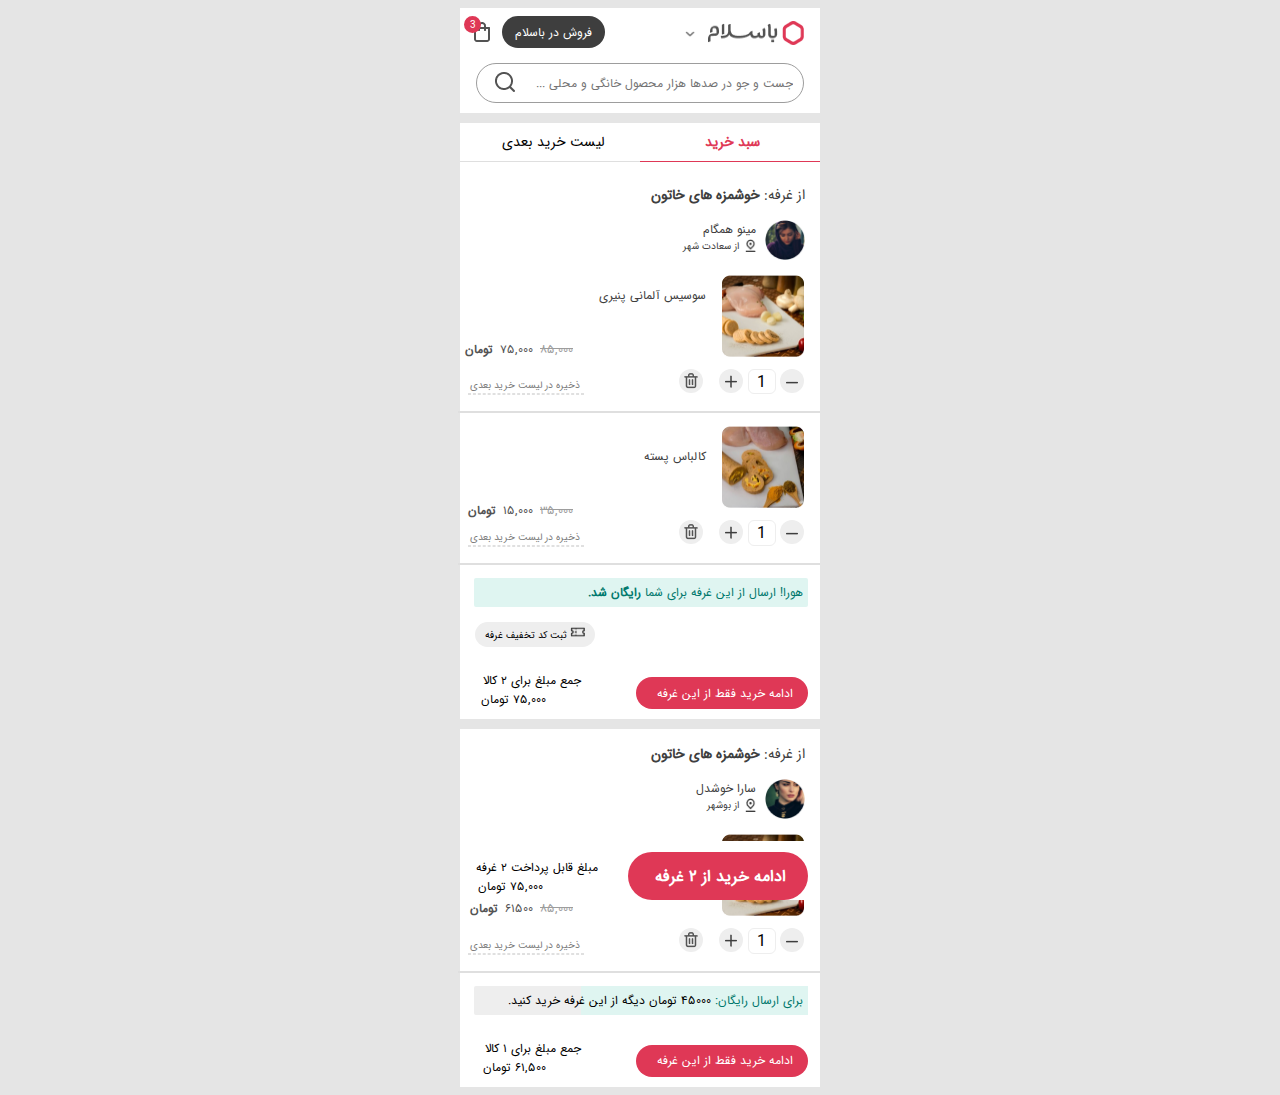
<file: FirstPage.html>
<!DOCTYPE html>
<html lang="en">

<head>
    <meta charset="UTF-8">
    <meta http-equiv="X-UA-Compatible" content="IE=edge">
    <meta name="viewport" content="width=device-width, initial-scale=1.0">
    <title>HomePage</title>
    <link rel="stylesheet" href="FirstPageStyle.css">
    <script src="FirstPageJS.js"></script>
</head>

<body>
    <!--head-->
    <div class="header">
        <div class="topheadcontetnt">
            <img class="main_logo" src="logo/Logo.png" alt="">
            <img class="basalam_logo" src="logo/Type.png" alt="">
            <img class="arrow_logo" src="logo/Vector.png" alt="">
            <button class="sale_btn">فروش در باسلام</button>
            <img class="basket_logo" src="logo/VectorS.png" alt="">
            <div id="sumcircle" class="circle">3</div>
        </div>
        <input type="search" class="search_input" placeholder="جست و جو در صدها هزار محصول خانگی و محلی ...">
        <img class="search_logo" src="logo/VectorM.png" alt="">
    </div>

    <!--body-->
    <div class="mainbody">
        <div class="list">
            <div class="list_titr">
                <b>
                    <div class="BasketTitr">سبد خرید</div>
                </b>
                <div class="NextShopTitr">لیست خرید بعدی</div>
            </div>
            <div class="list_hr">
                <hr class="hr1">
                <hr class="hr2">
            </div>
        </div>

        <!--vendor 1 -->
        <div class="vendor" id="vendor_del">
            <div class="vendor_div">
                <p class="from">از غرفه: </p>
                <b>
                    <p class="vendor_name"> خوشمزه های خاتون </p>
                </b>
            </div>
            <div class="vendor_div2">
                <img class="profile_img" src="logo/Ellipse 4.png" alt="">
                <div class="vendor_detail">
                    <div class="name">مینو همگام</div>
                    <div class="loc_div">
                        <img class="location_logo" src="logo/VectorL.png" alt="">
                        <div class="city">از سعادت شهر</div>
                    </div>
                </div>
            </div>
        </div>

        <!--product 1 -->
        <div class="product" id="pro_del1">
            <div class="product_div">
                <img class="pro_img" src="logo/image 1.png" alt="">
                <div class="pro_detail">
                    <div class="pro_name">سوسیس آلمانی پنیری</div>
                    <div class="price_div">
                        <div class="pro_price"> <del>۸۵,۰۰۰</del> </div>
                        <div class="pro_price2"> ۷۵,۰۰۰</div>
                        <b>
                            <div class="price_text">تومان</div>
                        </b>
                        <!-- <img class="n" src="logo/۲۳ هزار تومان.png" alt=""> -->
                    </div>
                </div>

            </div>
            <div class="btn_div">
                <button onclick="decrease1()" onmousedown="MyInterval_dec1()" onmouseup="stopMyInterval_dec1()" class="min_btn"><img src="logo/Vectormin.png"></button>
                <div id="inc" class="count_rec">1</div>
                <button onclick="increase1()" onmousedown="myinterval1()" onmouseup="stopMyInterval1()" class="max_btn"><img src="logo/Vectorpl.png" alt=""></button>
                <button onclick="dlt()" class="del_btn"><img src="logo/Vectorrb.png" alt=""></button>
            </div>
            <div class="save_div">
                <div class="save_p">ذخیره در لیست خرید بعدی</div>
                <hr class="hr3">
            </div>
            <hr class="hr4">
        </div>

        <!--product 2 -->
        <div class="product" id="pro_del2">
            <div class="product_div">
                <img class="pro_img2" src="logo/image 2.png" alt="">
                <div class="pro_detail">
                    <div class="pro_name">کالباس پسته</div>
                    <div class="price_div">
                        <div class="pro_price"> <del>۳۵,۰۰۰</del> </div>
                        <div class="pro_price2"> ۱۵,۰۰۰</div>
                        <b>
                            <div class="price_text">تومان</div>
                        </b>
                        <!-- <img class="n2" src="logo/۲۳ هزار تومان.png" alt=""> -->
                    </div>
                </div>
            </div>
            <div class="btn_div2">
                <button class="min_btn" onclick="decrease2()" onmousedown="MyInterval_dec2()" onmouseup="stopMyInterval_dec2()"><img src="logo/Vectormin.png"></button>
                <div id="inc2" class="count_rec">1</div>
                <button onmousedown="myinterval2()" onmouseup="stopMyInterval2()" onclick="increase2()" class="max_btn"><img src="logo/Vectorpl.png" alt=""></button>
                <button onclick="dlt2()" class="del_btn"><img src="logo/Vectorrb.png" alt=""></button>
            </div>
            <div class="save_div">
                <div class="save_p">ذخیره در لیست خرید بعدی</div>
                <hr class="hr3">
            </div>
            <hr class="hr4">
        </div>


        <!--footer-->
        <div class="footer">
            <div class="hoora_msg">هورا! ارسال از این غرفه برای شما <b>رایگان شد.</b></div>
            <div class="off_div">
                <button class="off_submit"><img class="off_logo" src="logo/Vectort.png" alt=""> ثبت کد تخفیف غرفه
                </button>
            </div>
            <div class="foot_div">
                <button class="continue">ادامه خرید فقط از این غرفه</button>
                <div class="sum_div">
                    <div class="sum_price">جمع مبلغ برای ۲ کالا
                        <div class="productprice">۷۵,۰۰۰ تومان
                            <!-- <img class="n3" src="logo/۲۳ هزار تومان.png" alt=""> -->
                        </div>
                    </div>
                </div>
            </div>
        </div>
    </div>

    <div class="mainbody2">
        <div class="body2">

            <!--vendor 2-->
            <div class="vendor" id="vendor_del2">
                <div class="vendor_div">
                    <p class="from">از غرفه: </p>
                    <b>
                        <p class="vendor_name"> خوشمزه های خاتون </p>
                    </b>
                </div>
                <div class="vendor_div2">
                    <img class="profile_img" src="logo/Ellipse 5.png" alt="">
                    <div class="vendor_detail">
                        <div class="name">سارا خوشدل</div>
                        <div class="loc_div">
                            <img class="location_logo" src="logo/VectorL.png" alt="">
                            <div class="city">از بوشهر </div>
                        </div>
                    </div>
                </div>
            </div>

            <!--product 3 -->
            <div class="product" id="pro_del3">
                <div class="product_div">
                    <img class="pro_img" src="logo/image 1.png" alt="">
                    <div class="pro_detail">
                        <div class="pro_name"> سوسیس آلمانی پنیری</div>
                        <div class="price_div">
                            <div class="pro_price"> <del>۸۵,۰۰۰</del> </div>
                            <div class="pro_price2"> ۶۱۵۰۰</div>
                            <b>
                                <div class="price_text">تومان</div>
                            </b>
                            <!-- <img class="n4" src="logo/۲۳ هزار تومان.png" alt=""> -->
                        </div>
                    </div>
                </div>
                <div class="btn_div">
                    <button class="min_btn" onclick="decrease3()" onmousedown="MyInterval_dec3()" onmouseup="stopMyInterval_dec3()"><img src="logo/Vectormin.png"></button>
                    <div id="inc3" class="count_rec">1</div>
                    <button  onmouseup="stopMyInterval3()" onmousedown="myinterval3()" onclick="increase3()" class="max_btn"><img src="logo/Vectorpl.png" alt=""></button>
                    <button onclick="dlt3()" class="del_btn"><img src="logo/Vectorrb.png" alt=""></button>
                </div>
                <div class="save_div">
                    <div class="save_p">ذخیره در لیست خرید بعدی</div>
                    <hr class="hr3">
                </div>
                <hr class="hr4">
            </div>


            <!--footer-->
            <div class="footer">

                <div class="hoora_msg2">
                    <div class="green-bg"></div>
                    برای ارسال رایگان: <span style="color: black;"> ۴۵۰۰۰ تومان دیگه از این غرفه خرید
                        کنید.</span>
                </div>


                <div class="foot_div">
                    <button class="continue">ادامه خرید فقط از این غرفه</button>
                    <div class="sum_div">
                        <div class="sum_price">جمع مبلغ برای ۱ کالا
                            <div class="productprice">۶۱,۵۰۰ تومان
                                <!-- <img class="n5" src="logo/۲۳ هزار تومان.png" alt=""></div> -->
                            </div>
                        </div>
                    </div>
                </div>
            </div>
        </div>
    </div>

    <!--final footer-->
    <div class="final_footer">
        <div class="footer_f">
            <div class="foot_div">
                <button class="continue2"><b> ادامه خرید از ۲ غرفه</b></button>
                <div class="sum_div">
                    <div class="sum_price3"> مبلغ قابل پرداخت ۲ غرفه
                        <div class="productprice2">۷۵,۰۰۰ تومان
                            <!-- <img class="n6" src="logo/۲۳ هزار تومان.png" alt=""> -->
                        </div>
                    </div>
                </div>
            </div>
        </div>
    </div>

</body>

</html>
</file>
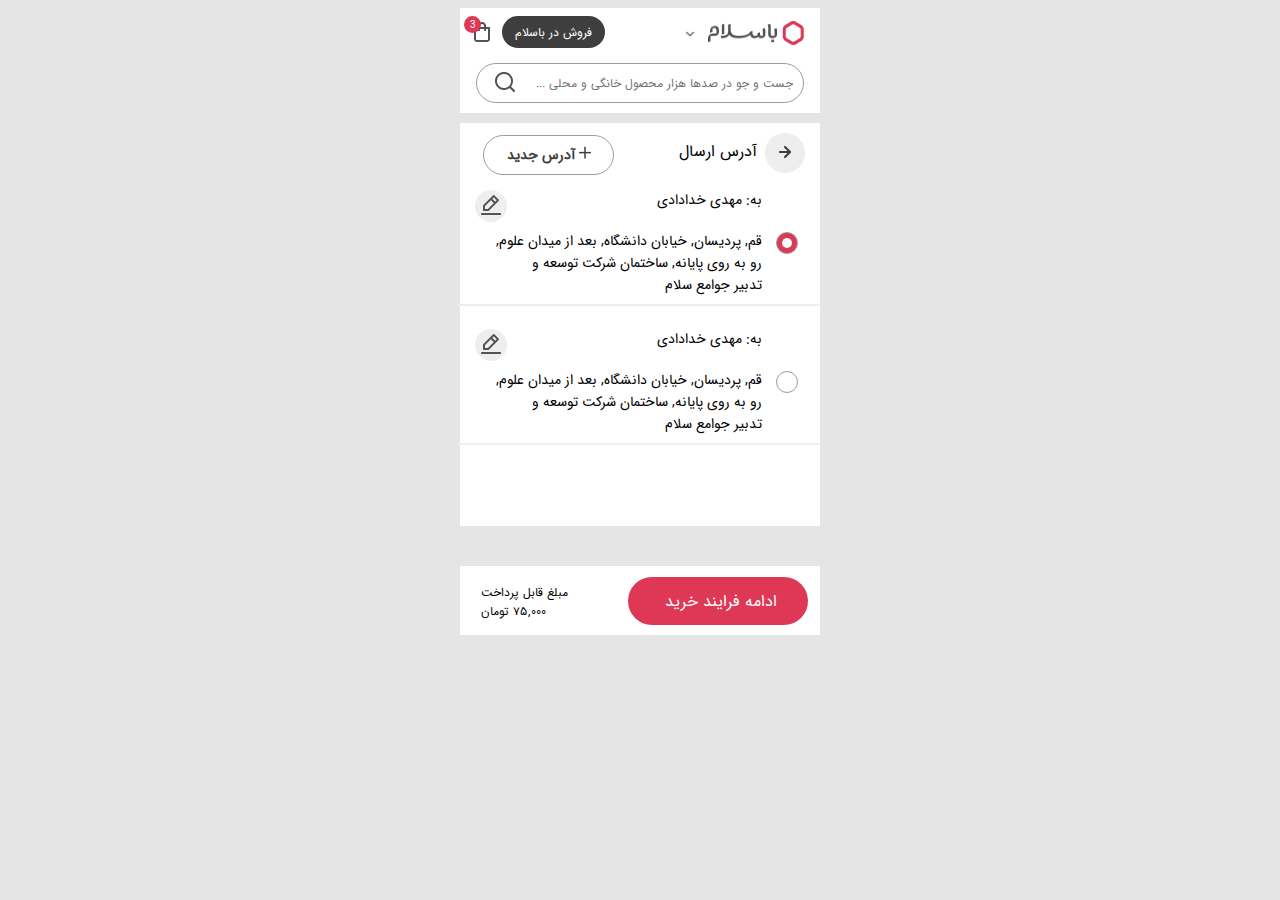
<file: SecondPage.html>
<!DOCTYPE html>
<html lang="en">

<head>
    <meta charset="UTF-8">
    <meta http-equiv="X-UA-Compatible" content="IE=edge">
    <meta name="viewport" content="width=device-width, initial-scale=1.0">
    <title>Second Page</title>
    <link rel="stylesheet" href="SecondPageStyle.css">
</head>

<body>
    <!--head-->
    <div class="header">
        <div class="topheadcontetnt">
            <img class="main_logo" src="logo/Logo.png" alt="">
            <img class="basalam_logo" src="logo/Type.png" alt="">
            <img class="arrow_logo" src="logo/Vector.png" alt="">
            <button class="sale_btn">فروش در باسلام</button>
            <img class="basket_logo" src="logo/VectorS.png" alt="">
            <div id="sumcircle" class="circle">3</div>
        </div>
        <input type="search" class="search_input" placeholder="جست و جو در صدها هزار محصول خانگی و محلی ...">
        <img class="search_logo" src="logo/VectorM.png" alt="">
    </div>

    <!-- body -->

    <div class="mainbody">
        <div class="top_content">
            <button class="back_btn">
                <img src="logo/back.png" alt="">
            </button>

            <div class="sendAddress_btn"> آدرس ارسال</div>
            <button class="newAddress_btn"> <img src="logo/Vectorpl.png">
                <b>
                    آدرس جدید
                </b>
            </button>
        </div>

        <div class="cust">
            <div class="customer">به: مهدی خدادادی</div>
            <button class="edit_btn">
                <img src="logo/edit.png" alt="">
            </button>
        </div>

        <label class="address">
            قم, پردیسان, خیابان دانشگاه, بعد از میدان علوم, <br> رو به روی پایانه, ساختمان شرکت توسعه و <br> تدبیر جوامع
            سلام
            <input type="radio" name="radio" checked>
            <span class="checkmark"></span>
        </label>

        <hr>

        <div class="cust">
            <div class="customer">به: مهدی خدادادی</div>
            <button class="edit_btn">
                <img src="logo/edit.png" alt="">
            </button>
        </div>

        <label class="address">
            قم, پردیسان, خیابان دانشگاه, بعد از میدان علوم, <br> رو به روی پایانه, ساختمان شرکت توسعه و <br> تدبیر جوامع
            سلام
            <input type="radio" name="radio">
            <span class="checkmark"></span>
        </label>

        <hr>
    </div>

    <!--final footer-->
    <div class="final_footer">
        <div class="footer_f">
            <div class="foot_div">
                <button class="continue"> ادامه فرایند خرید</button>
                <div class="sum_div">
                    <div class="sum_price"> مبلغ قابل پرداخت
                        <div class="productprice">۷۵,۰۰۰ تومان
                            <!-- <img class="n6" src="logo/۲۳ هزار تومان.png" alt=""> -->
                        </div>
                    </div>
                </div>
            </div>
        </div>
    </div>

</body>

</html>
</file>
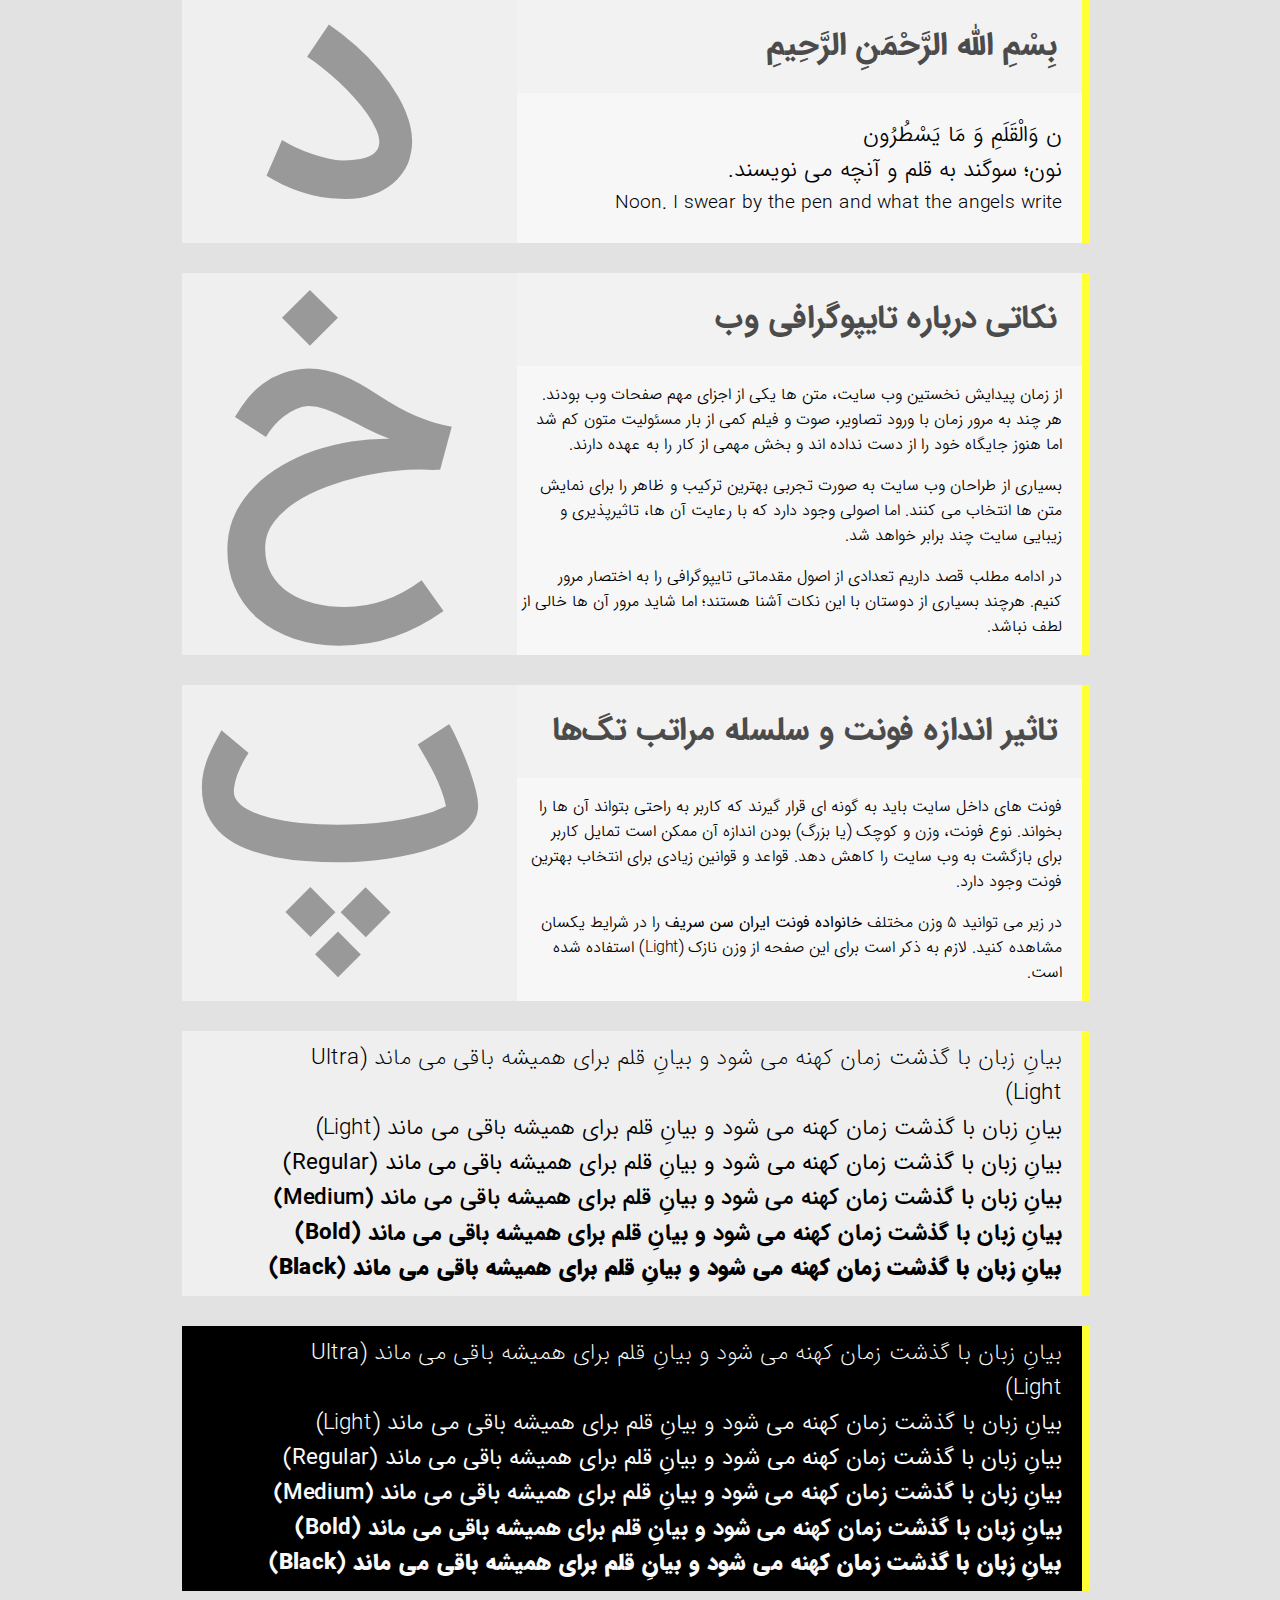
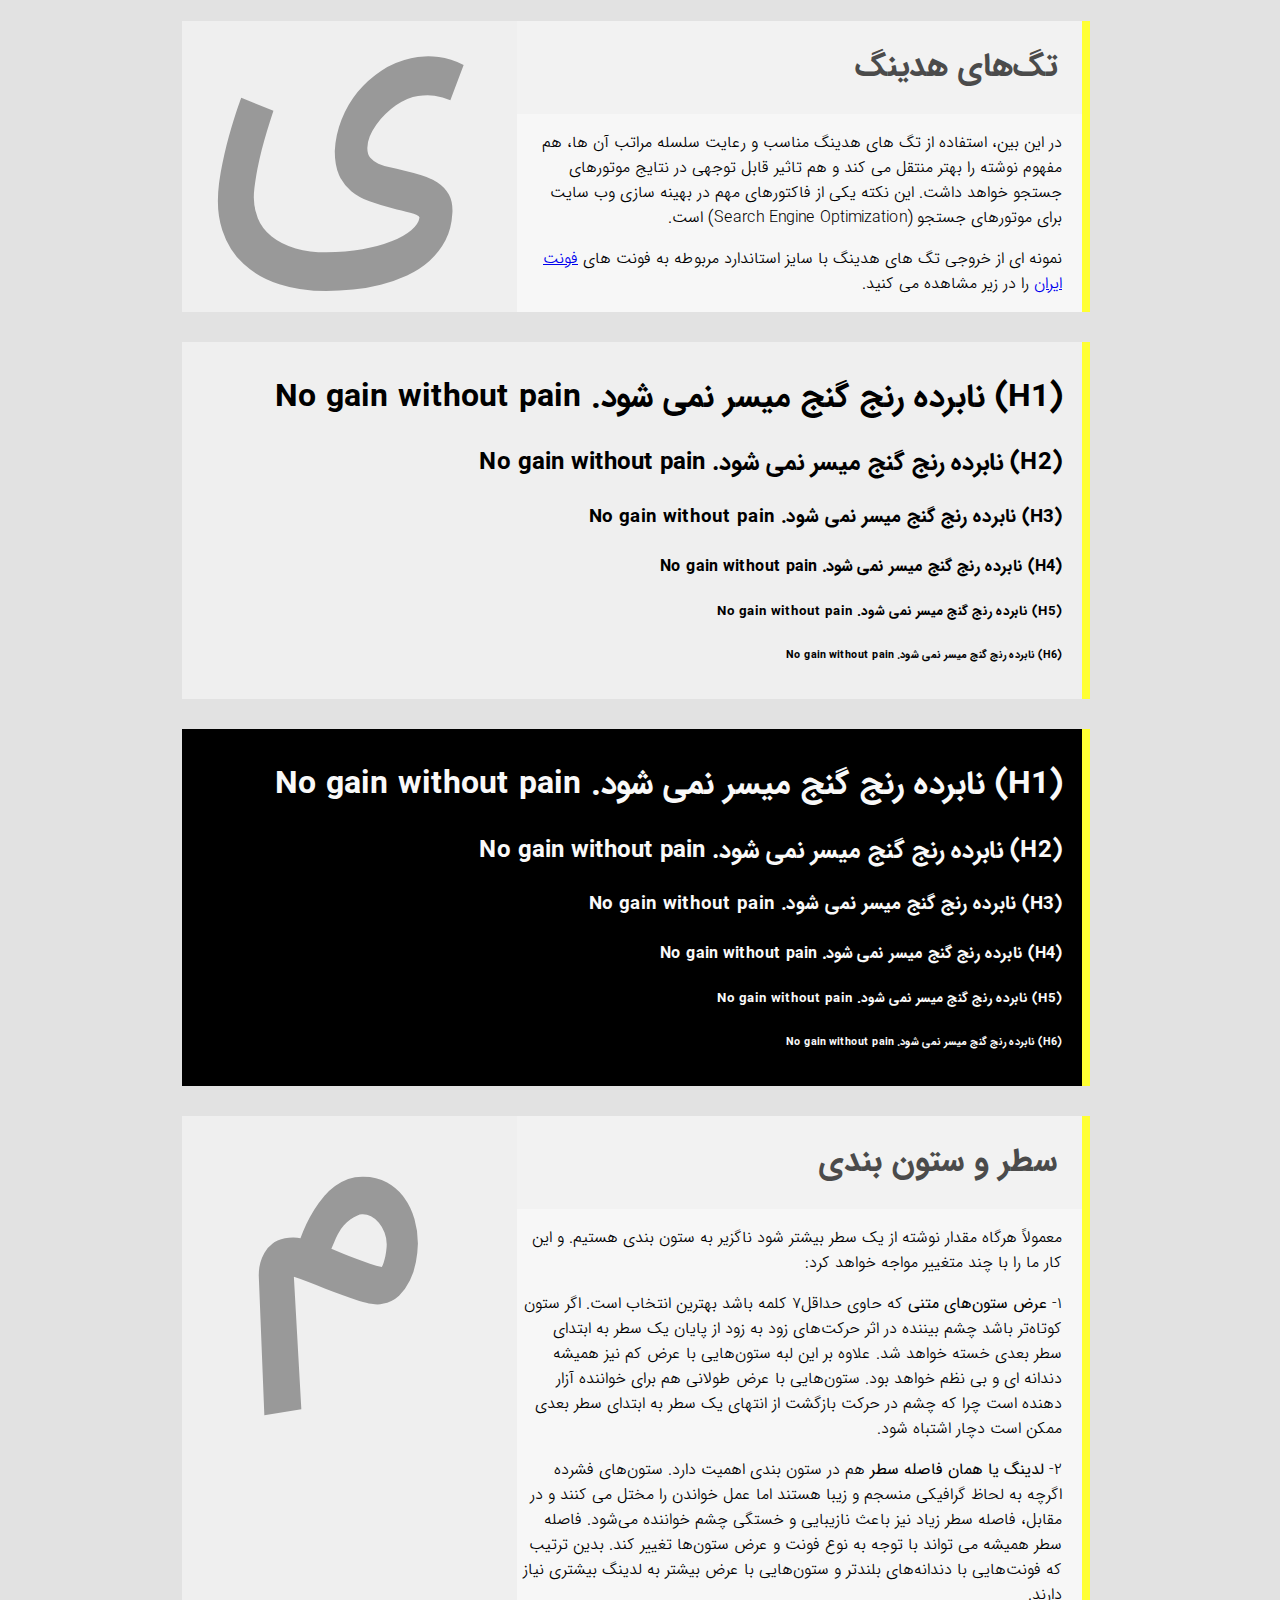
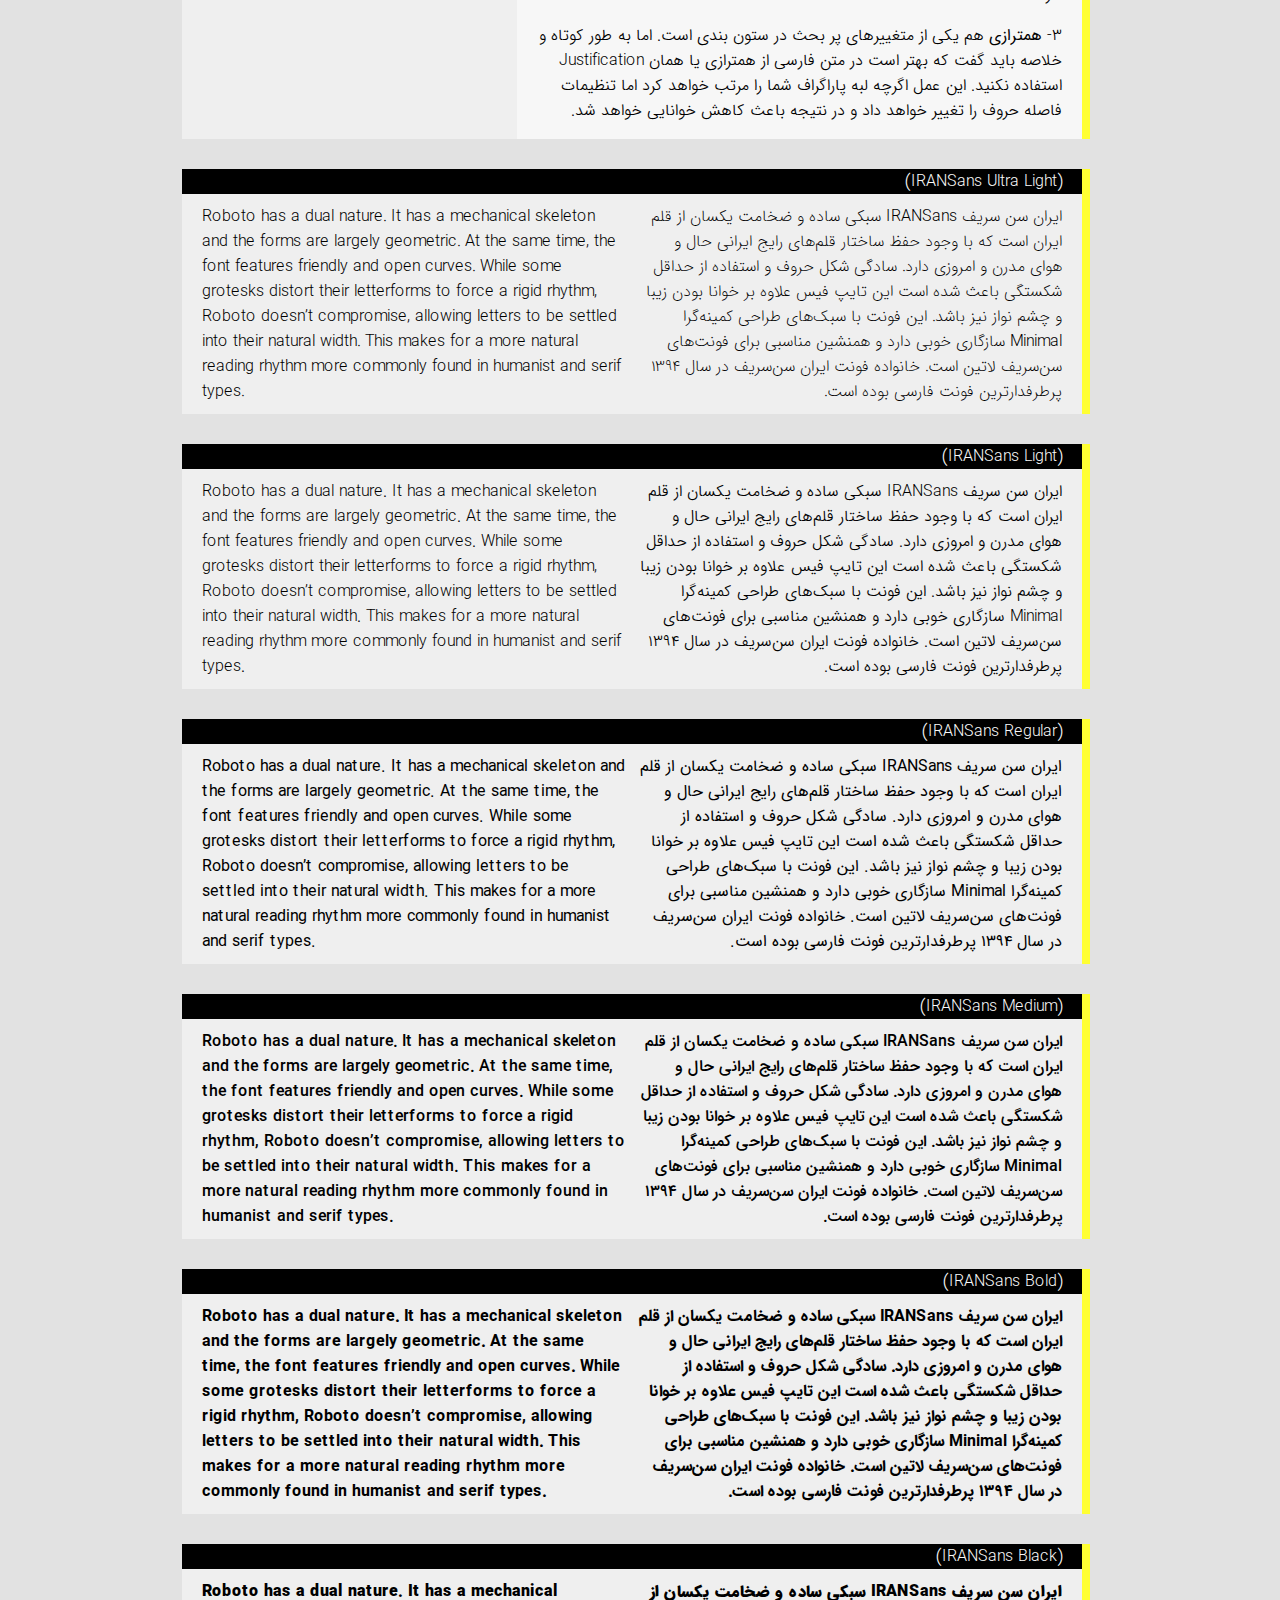
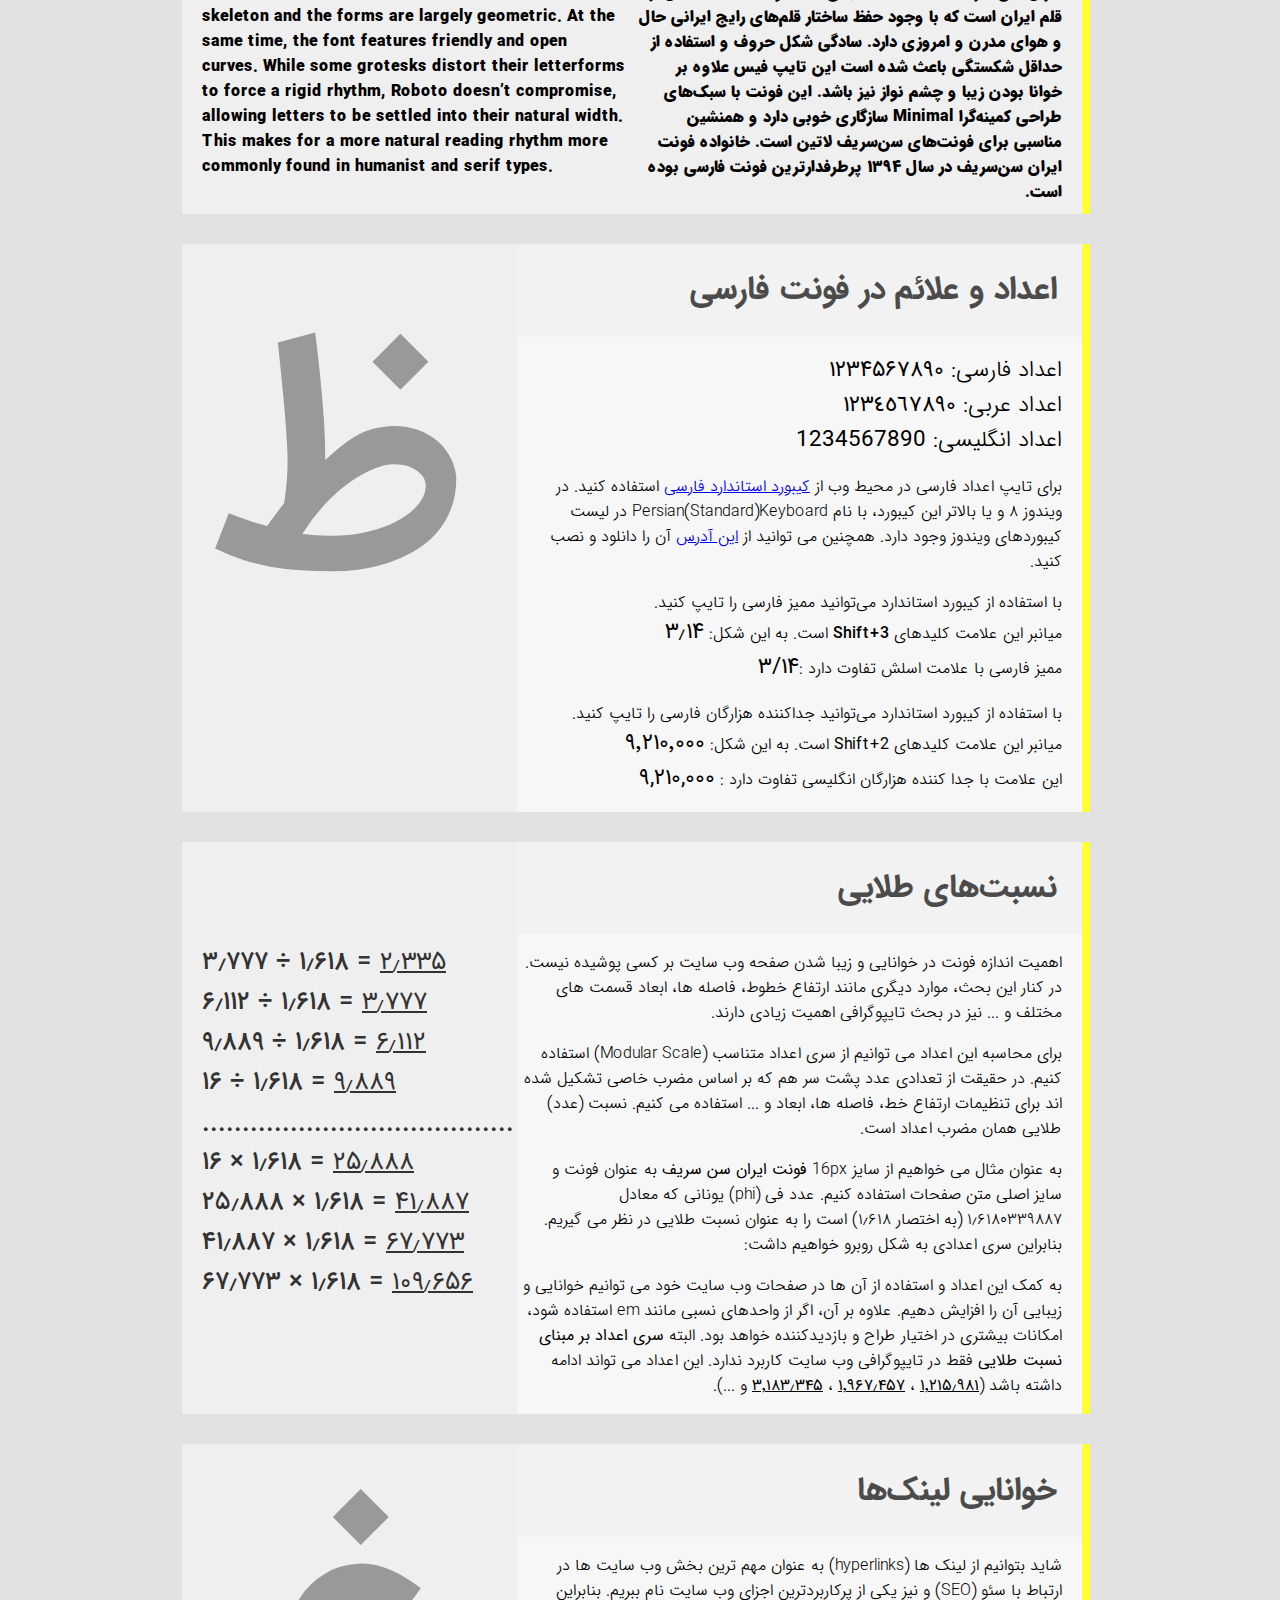
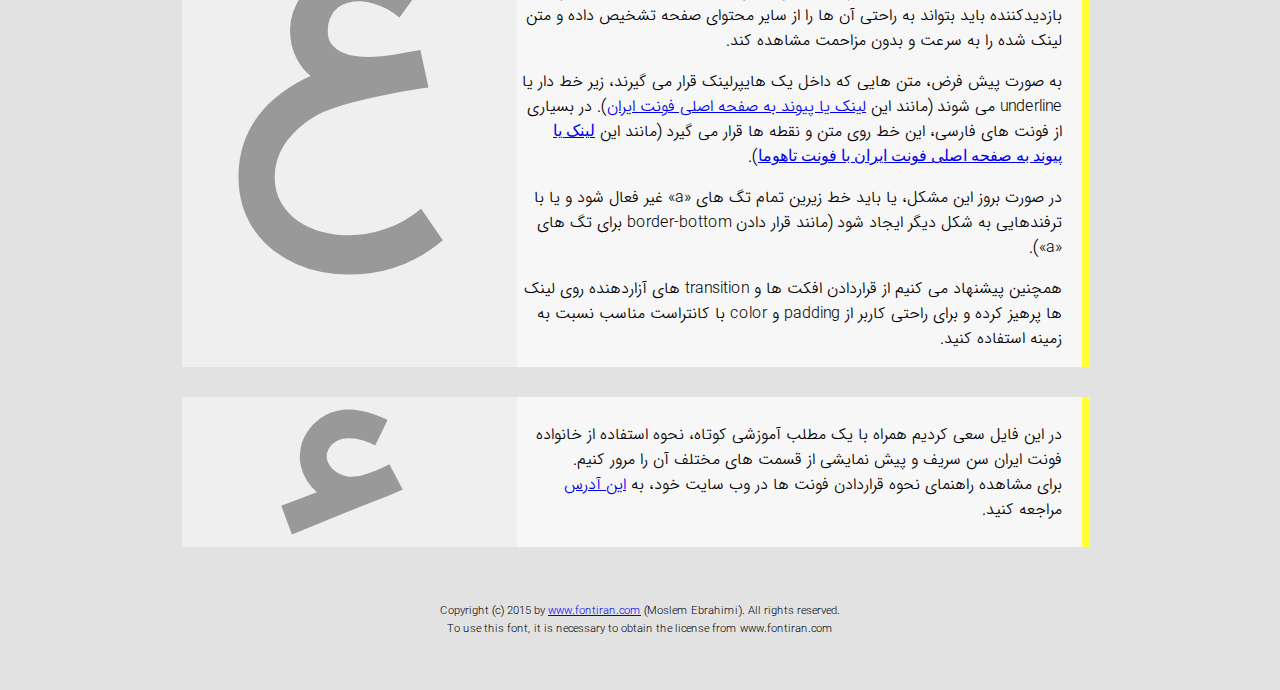
<file: IRANSans 5 WebFonts/IRANSans.html>
﻿<!doctype html>
<html lang="fa">
<head>
<meta charset="utf-8">
<title>IRANSans Family Type face: خانواده فونت ایران سن سریف</title>

<meta name="fontiran.com:license" content="کد ۵ رقمی لایسنس">

<link href="css/style.css" rel="stylesheet">
</head>

<body dir="rtl">
<div class="wrapper">

<div class="mainbox">
<div class="titelbox">
<h1>بِسْمِ الله الرَّحْمَنِ الرَّحِيمِ</h1>
</div>
<div class="alphabet" style="line-height:210px" > د </div> 
<div class="rightbox">
<br>
 <span class="text-xlarge">ن وَالْقَلَمِ وَ مَا يَسْطُرُون</span>
<br>
<span class="text-xlarge"> نون؛ سوگند به قلم و آنچه می نويسند. </span>
 <br>
<span class="text-large"> Noon. I swear by the pen and what the angels write </span>
<br>
<br>
</div>
</div>

<div class="mainbox">

<div class="titelbox">
<h1>نکاتی درباره تایپوگرافی وب</h1>
</div>

<div class="alphabet" style="line-height:330px" > خ </div> 
<div class="rightbox">
	<p>از زمان پیدایش نخستین وب سایت، متن ها یکی از اجزای مهم صفحات وب بودند. هر چند به مرور زمان با ورود تصاویر، صوت و فیلم کمی از بار مسئولیت متون کم شد اما هنوز جایگاه خود را از دست نداده اند و بخش مهمی از کار را به عهده دارند.</p>
	<p>بسیاری از طراحان وب سایت به صورت تجربی بهترین ترکیب و ظاهر را برای نمایش متن ها انتخاب می کنند. اما اصولی وجود دارد که با رعایت آن ها، تاثیرپذیری و زیبایی سایت چند برابر خواهد شد.</p>
	<p>در ادامه مطلب قصد داریم تعدادی از اصول مقدماتی تایپوگرافی را به اختصار مرور کنیم. هرچند بسیاری از دوستان با این نکات آشنا هستند؛ اما شاید مرور آن ها خالی از لطف نباشد.</p>
</div> 


</div> 

<div class="mainbox">
<div class="titelbox">
	<h1>تاثیر اندازه فونت و سلسله مراتب تگ‌ها</h1>
</div>    
    <div class="alphabet" style="line-height:170px"> پ </div> 
    <div class="rightbox">
	<p>فونت های داخل سایت باید به گونه ای قرار گیرند که کاربر به راحتی بتواند آن ها را بخواند. نوع فونت، وزن و کوچک (یا بزرگ) بودن اندازه آن ممکن است تمایل کاربر برای بازگشت به وب سایت را کاهش دهد. قواعد و قوانین زیادی برای انتخاب بهترین  فونت وجود دارد.</p>
	<p>در زیر می توانید ۵ وزن مختلف <strong>خانواده فونت ایران سن سریف</strong> را در شرایط یکسان مشاهده کنید. لازم به ذکر است برای این صفحه از وزن نازک (Light) استفاده شده است.</p>
 </div> 
</div> 

   
<div class="mainbox">
<div class="mainbox2">    
	<div class="text-ultralight" style="font-size:1.4em">بیانِ زبان با گذشت زمان کهنه می شود و بیانِ قلم برای همیشه باقی می ماند (Ultra Light)</div>
	<div class="text-light"  style="font-size:1.4em">بیانِ زبان با گذشت زمان کهنه می شود و بیانِ قلم برای همیشه باقی می ماند (Light)</div>
	<div class="text-regular"  style="font-size:1.4em">بیانِ زبان با گذشت زمان کهنه می شود و بیانِ قلم برای همیشه باقی می ماند (Regular)</div>
	<div class="text-medium"  style="font-size:1.4em">بیانِ زبان با گذشت زمان کهنه می شود و بیانِ قلم برای همیشه باقی می ماند (Medium)</div>
	<div class="text-bold"  style="font-size:1.4em">بیانِ زبان با گذشت زمان کهنه می شود و بیانِ قلم برای همیشه باقی می ماند (Bold)</div>
              <div class="text-black"  style="font-size:1.4em">بیانِ زبان با گذشت زمان کهنه می شود و بیانِ قلم برای همیشه باقی می ماند (Black)</div>
</div>    
</div>    

<div class="mainboxnegativ">
<div class="mainbox2">    
	<div class="text-ultralight" style="font-size:1.4em">بیانِ زبان با گذشت زمان کهنه می شود و بیانِ قلم برای همیشه باقی می ماند (Ultra Light)</div>
	<div class="text-light"  style="font-size:1.4em">بیانِ زبان با گذشت زمان کهنه می شود و بیانِ قلم برای همیشه باقی می ماند (Light)</div>
	<div class="text-regular"  style="font-size:1.4em">بیانِ زبان با گذشت زمان کهنه می شود و بیانِ قلم برای همیشه باقی می ماند (Regular)</div>
	<div class="text-medium"  style="font-size:1.4em">بیانِ زبان با گذشت زمان کهنه می شود و بیانِ قلم برای همیشه باقی می ماند (Medium)</div>
	<div class="text-bold"  style="font-size:1.4em">بیانِ زبان با گذشت زمان کهنه می شود و بیانِ قلم برای همیشه باقی می ماند (Bold)</div>
              <div class="text-black"  style="font-size:1.4em">بیانِ زبان با گذشت زمان کهنه می شود و بیانِ قلم برای همیشه باقی می ماند (Black)</div>
</div>    
</div>

<div class="mainbox">
<div class="titelbox">
	<h1>تگ‌های هدینگ</h1>
</div>    
    <div class="alphabet" style="line-height:150px"> ی </div> 
    <div class="rightbox">
<p>در این بین، استفاده از تگ های هدینگ مناسب و رعایت سلسله مراتب آن ها، هم مفهوم نوشته را بهتر منتقل می کند و هم تاثیر قابل توجهی در نتایج موتورهای جستجو خواهد داشت. این نکته یکی از فاکتورهای مهم در بهینه سازی وب سایت برای موتورهای جستجو (Search Engine Optimization) است.</p>
	<p>نمونه ای از خروجی تگ های هدینگ با سایز استاندارد مربوطه به فونت های <a href="http://fontiran.com" target="_blank">فونت ایران</a> را در زیر مشاهده می کنید.</p>
 </div> 
</div> 
    
<div class="mainbox">
<div class="mainbox2"> 	
	<h1>(H1) نابرده رنج گنج میسر نمی شود. No gain without pain </h1>
	<h2>(H2) نابرده رنج گنج میسر نمی شود. No gain without pain</h2>
	<h3>(H3) نابرده رنج گنج میسر نمی شود. No gain without pain</h3>
	<h4>(H4) نابرده رنج گنج میسر نمی شود. No gain without pain </h4>
	<h5>(H5) نابرده رنج گنج میسر نمی شود. No gain without pain</h5>
	<h6>(H6) نابرده رنج گنج میسر نمی شود. No gain without pain</h6>
</div>
</div> 

<div class="mainboxnegativ">
<div class="mainbox2"> 	
	<h1>(H1) نابرده رنج گنج میسر نمی شود. No gain without pain </h1>
	<h2>(H2) نابرده رنج گنج میسر نمی شود. No gain without pain</h2>
	<h3>(H3) نابرده رنج گنج میسر نمی شود. No gain without pain</h3>
	<h4>(H4) نابرده رنج گنج میسر نمی شود. No gain without pain </h4>
	<h5>(H5) نابرده رنج گنج میسر نمی شود. No gain without pain</h5>
	<h6>(H6) نابرده رنج گنج میسر نمی شود. No gain without pain</h6>
</div>
</div>

<div class="mainbox">
<div class="titelbox">
	<h1>سطر و ستون بندی</h1>
</div>    
    <div class="alphabet" style="line-height:200px"> م </div> 
    <div class="rightbox">
<p>معمولاً هرگاه مقدار نوشته از یک سطر بیشتر شود ناگزیر به ستون بندی هستیم. و این کار ما را با چند متغییر مواجه خواهد کرد:</p>
	<p>۱- <strong>عرض ستون‌های متنی</strong> که حاوی حداقل۷ کلمه باشد بهترین انتخاب است. اگر ستون کوتاه‌تر باشد چشم بیننده در اثر حرکت‌های زود به زود از پایان یک سطر به ابتدای سطر بعدی خسته خواهد شد. علاوه بر این لبه ستون‌هایی با عرض کم نیز همیشه دندانه ای و بی نظم خواهد بود. ستون‌هایی با عرض طولانی هم برای خواننده آزار دهنده است چرا که چشم در حرکت بازگشت از انتهای یک سطر به ابتدای سطر بعدی ممکن است دچار اشتباه شود.

    <p>۲- <strong>لدینگ یا همان فاصله سطر </strong> هم در ستون بندی اهمیت دارد. ستون‌های فشرده اگرچه به لحاظ گرافیکی منسجم و زیبا هستند اما عمل خواندن را مختل می کنند و در مقابل، فاصله سطر زیاد نیز باعث نازیبایی و خستگی چشم خواننده می‌شود. فاصله سطر همیشه می تواند با توجه به نوع فونت و عرض ستون‌ها تغییر کند. بدین ترتیب که فونت‌هایی با دندانه‌های بلند‌تر و ستون‌هایی با عرض بیشتر به لدینگ بیشتری نیاز دارند.    
    <p>۳- <strong>همترازی </strong> هم یکی از متغییرهای پر بحث در ستون بندی است. اما به طور کوتاه و خلاصه باید گفت که بهتر است در متن فارسی از همترازی یا همان Justification استفاده نکنید. این عمل اگرچه لبه پاراگراف شما را مرتب خواهد کرد اما تنظیمات فاصله حروف را تغییر خواهد داد و در نتیجه باعث کاهش خوانایی خواهد شد.                </div> 
</div> 

<div class="mainbox"> 
<div class="mainbox2negativ">(IRANSans Ultra Light)</div>   
	<div class="farsiparagraph"><span class="text-ultralight"> ایران سن سریف IRANSans سبکی ساده و ضخامت یکسان از قلم ایران است که با وجود حفظ ساختار قلم‌های رایج  ایرانی حال و هوای مدرن و امروزی دارد. سادگی شکل‌ حروف و استفاده از حداقل شکستگی باعث شده است این تایپ فیس علاوه بر خوانا بودن زیبا و چشم نواز نیز باشد. این فونت با سبک‌های طراحی کمینه‌گرا Minimal سازگاری خوبی دارد و همنشین مناسبی برای فونت‌های سن‌سریف لاتین است. خانواده فونت ایران سن‌سریف در سال ۱۳۹۴ پرطرفدارترین فونت فارسی بوده است.</span></div>

<div class="englishparagraph"><span class="text-ultralight">
Roboto has a dual nature. It has a mechanical skeleton and the forms are largely geometric. At the same time, the font features friendly and open curves. While some grotesks distort their letterforms to force a rigid rhythm, Roboto doesn’t compromise, allowing letters to be settled into their natural width. This makes for a more natural reading rhythm more commonly found in humanist and serif types.
</span></div>
	  
</div>

<div class="mainbox"> 
<div class="mainbox2negativ">(IRANSans Light)</div>     
	<div class="farsiparagraph"><span class="text-right">ایران سن سریف IRANSans سبکی ساده و ضخامت یکسان از قلم ایران است که با وجود حفظ ساختار قلم‌های رایج  ایرانی حال و هوای مدرن و امروزی دارد. سادگی شکل‌ حروف و استفاده از حداقل شکستگی باعث شده است این تایپ فیس علاوه بر خوانا بودن زیبا و چشم نواز نیز باشد. این فونت با سبک‌های طراحی کمینه‌گرا Minimal سازگاری خوبی دارد و همنشین مناسبی برای فونت‌های سن‌سریف لاتین است. خانواده فونت ایران سن‌سریف در سال ۱۳۹۴ پرطرفدارترین فونت فارسی بوده است.</span></div>

<div class="englishparagraph"><span class="text-right">
Roboto has a dual nature. It has a mechanical skeleton and the forms are largely geometric. At the same time, the font features friendly and open curves. While some grotesks distort their letterforms to force a rigid rhythm, Roboto doesn’t compromise, allowing letters to be settled into their natural width. This makes for a more natural reading rhythm more commonly found in humanist and serif types.
</span></div>
	  
</div>

<div class="mainbox"> 
<div class="mainbox2negativ">(IRANSans Regular)</div>     
	<div class="farsiparagraph"><span class="text-regular">ایران سن سریف IRANSans سبکی ساده و ضخامت یکسان از قلم ایران است که با وجود حفظ ساختار قلم‌های رایج  ایرانی حال و هوای مدرن و امروزی دارد. سادگی شکل‌ حروف و استفاده از حداقل شکستگی باعث شده است این تایپ فیس علاوه بر خوانا بودن زیبا و چشم نواز نیز باشد. این فونت با سبک‌های طراحی کمینه‌گرا Minimal سازگاری خوبی دارد و همنشین مناسبی برای فونت‌های سن‌سریف لاتین است. خانواده فونت ایران سن‌سریف در سال ۱۳۹۴ پرطرفدارترین فونت فارسی بوده است.</span></div>

<div class="englishparagraph"><span class="text-regular">
Roboto has a dual nature. It has a mechanical skeleton and the forms are largely geometric. At the same time, the font features friendly and open curves. While some grotesks distort their letterforms to force a rigid rhythm, Roboto doesn’t compromise, allowing letters to be settled into their natural width. This makes for a more natural reading rhythm more commonly found in humanist and serif types.
</span></div>
	  
</div>

<div class="mainbox"> 
<div class="mainbox2negativ">(IRANSans Medium)</div>   
	<div class="farsiparagraph"><span class="text-medium">ایران سن سریف IRANSans سبکی ساده و ضخامت یکسان از قلم ایران است که با وجود حفظ ساختار قلم‌های رایج  ایرانی حال و هوای مدرن و امروزی دارد. سادگی شکل‌ حروف و استفاده از حداقل شکستگی باعث شده است این تایپ فیس علاوه بر خوانا بودن زیبا و چشم نواز نیز باشد. این فونت با سبک‌های طراحی کمینه‌گرا Minimal سازگاری خوبی دارد و همنشین مناسبی برای فونت‌های سن‌سریف لاتین است. خانواده فونت ایران سن‌سریف در سال ۱۳۹۴ پرطرفدارترین فونت فارسی بوده است.</span></div>

<div class="englishparagraph"><span class="text-medium">
Roboto has a dual nature. It has a mechanical skeleton and the forms are largely geometric. At the same time, the font features friendly and open curves. While some grotesks distort their letterforms to force a rigid rhythm, Roboto doesn’t compromise, allowing letters to be settled into their natural width. This makes for a more natural reading rhythm more commonly found in humanist and serif types.</span>
</div>
	  
</div>
<div class="mainbox"> 
<div class="mainbox2negativ">(IRANSans Bold)</div>   
	<div class="farsiparagraph"><span class="text-bold">ایران سن سریف IRANSans سبکی ساده و ضخامت یکسان از قلم ایران است که با وجود حفظ ساختار قلم‌های رایج  ایرانی حال و هوای مدرن و امروزی دارد. سادگی شکل‌ حروف و استفاده از حداقل شکستگی باعث شده است این تایپ فیس علاوه بر خوانا بودن زیبا و چشم نواز نیز باشد. این فونت با سبک‌های طراحی کمینه‌گرا Minimal سازگاری خوبی دارد و همنشین مناسبی برای فونت‌های سن‌سریف لاتین است. خانواده فونت ایران سن‌سریف در سال ۱۳۹۴ پرطرفدارترین فونت فارسی بوده است.</span></div>

<div class="englishparagraph"><span class="text-bold">
Roboto has a dual nature. It has a mechanical skeleton and the forms are largely geometric. At the same time, the font features friendly and open curves. While some grotesks distort their letterforms to force a rigid rhythm, Roboto doesn’t compromise, allowing letters to be settled into their natural width. This makes for a more natural reading rhythm more commonly found in humanist and serif types.</span>
</div>
	  
</div>

<div class="mainbox"> 
<div class="mainbox2negativ">(IRANSans Black)</div>   
	<div class="farsiparagraph"><span class="text-black">ایران سن سریف IRANSans سبکی ساده و ضخامت یکسان از قلم ایران است که با وجود حفظ ساختار قلم‌های رایج  ایرانی حال و هوای مدرن و امروزی دارد. سادگی شکل‌ حروف و استفاده از حداقل شکستگی باعث شده است این تایپ فیس علاوه بر خوانا بودن زیبا و چشم نواز نیز باشد. این فونت با سبک‌های طراحی کمینه‌گرا Minimal سازگاری خوبی دارد و همنشین مناسبی برای فونت‌های سن‌سریف لاتین است. خانواده فونت ایران سن‌سریف در سال ۱۳۹۴ پرطرفدارترین فونت فارسی بوده است.</span></div>

<div class="englishparagraph"><span class="text-black">
Roboto has a dual nature. It has a mechanical skeleton and the forms are largely geometric. At the same time, the font features friendly and open curves. While some grotesks distort their letterforms to force a rigid rhythm, Roboto doesn’t compromise, allowing letters to be settled into their natural width. This makes for a more natural reading rhythm more commonly found in humanist and serif types.</span>
</div>
	  
</div>

<div class="mainbox">
<div class="titelbox">
	<h1>اعداد و علائم در فونت فارسی</h1>
</div>    
    <div class="alphabet" style="line-height:470px"> ظ </div> 
    <div class="rightbox">
      <p><span class="text-xlarge">اعداد فارسی: <strong>۱۲۳۴۵۶۷۸۹۰</strong></span><br>
        <span class="text-xlarge">اعداد عربی: <strong>۱۲۳٤٥٦۷۸۹۰</strong></span><br>
      <span class="text-xlarge">اعداد انگلیسی: <strong>1234567890</strong></span></p>
      <p>برای تایپ اعداد فارسی در محیط وب از <a href="https://fa.wikipedia.org/wiki/%D9%88%DB%8C%DA%A9%DB%8C%E2%80%8C%D9%BE%D8%AF%DB%8C%D8%A7:%D9%81%D8%A7%D8%B1%D8%B3%DB%8C%E2%80%8C%D9%86%D9%88%DB%8C%D8%B3%DB%8C">کیبورد استاندارد فارسی</a> استفاده کنید. در ویندوز ۸ و یا بالاتر این کیبورد، با نام Persian(Standard)Keyboard در لیست کیبوردهای ویندوز وجود دارد. همچنین می توانید از <a href="http://persian-computing.ir/download/Iranian_Standard_Persian_Keyboard_(ISIRI_9147)_(Version_2.0).zip">این آدرس</a> آن را دانلود و نصب کنید.</p>
      <span>
      <p>با استفاده از کیبورد استاندارد می‌توانید ممیز فارسی را تایپ کنید.<br>
        <span>میانبر این علامت کلیدهای <span class="text-medium">Shift+3</span> است. به این شکل: <strong class="text-xlarge">۳٫۱۴</strong></span><br>
        <span >ممیز فارسی با علامت اسلش  تفاوت دارد :<strong class="text-xlarge">۳/۱۴</strong></span>
</p>
      <p>با استفاده از کیبورد استاندارد می‌توانید جداکننده هزارگان فارسی را تایپ کنید.<br>
      <span>میانبر این علامت کلیدهای <strong>Shift+2</strong> است. به این شکل: <strong class="text-xlarge">۹٬۲۱۰٬۰۰۰</strong></span><br>
        <span >این علامت با جدا کننده هزارگان انگلیسی تفاوت دارد : <strong class="text-xlarge">۹,۲۱۰,۰۰۰</strong></span>
      </p>
    </div> 
</div>
    
 <div class="mainbox">
<div class="titelbox">      
	<h1> نسبت‌های طلایی</h1>
</div>    
    <div class="alphabet2">
    <div style="padding-left:20px">
	۳٫۷۷۷ &divide; ۱٫۶۱۸ = <span class="text-regular text-underline">۲٫۳۳۵</span>
	<br>
	۶٫۱۱۲ &divide; ۱٫۶۱۸ = <span class="text-regular text-underline">۳٫۷۷۷</span>
	<br>
	۹٫۸۸۹ &divide; ۱٫۶۱۸ = <span class="text-regular text-underline">۶٫۱۱۲</span>
	<br>
	۱۶ &divide; ۱٫۶۱۸ = <span class="text-regular text-underline">۹٫۸۸۹</span>
	<br>
.......................................
	<br>
	۱۶ &times; ۱٫۶۱۸ = <span class="text-regular text-underline">۲۵٫۸۸۸</span>
	<br>
	۲۵٫۸۸۸ &times; ۱٫۶۱۸ = <span class="text-regular text-underline">۴۱٫۸۸۷</span>
	<br>
	۴۱٫۸۸۷ &times; ۱٫۶۱۸ = <span class="text-regular text-underline">۶۷٫۷۷۳</span>
	<br>
	۶۷٫۷۷۳ &times; ۱٫۶۱۸ = <span class="text-regular text-underline">۱۰۹٫۶۵۶</span>
    </div>
	</div>
     <div class="rightbox">   
	<p>اهمیت اندازه فونت در خوانایی و زیبا شدن صفحه وب سایت بر کسی پوشیده نیست. در کنار این بحث، موارد دیگری مانند ارتفاع خطوط، فاصله ها، ابعاد قسمت های مختلف و ... نیز در بحث تایپوگرافی اهمیت زیادی دارند.</p>
	<p>برای محاسبه این اعداد می توانیم از سری اعداد متناسب (Modular Scale) استفاده کنیم. در حقیقت از تعدادی عدد پشت سر هم که بر اساس مضرب خاصی تشکیل شده اند برای تنظیمات ارتفاع خط، فاصله ها، ابعاد و ... استفاده می کنیم. نسبت (عدد) طلایی همان مضرب اعداد است.</p>
	<p>به عنوان مثال می خواهیم از سایز 16px <strong>فونت ایران سن سریف</strong> به عنوان فونت و سایز اصلی متن صفحات استفاده کنیم. عدد فی (phi) یونانی که معادل ۱٫۶۱۸۰۳۳۹۸۸۷ (به اختصار ۱٫۶۱۸) است را به عنوان نسبت طلایی در نظر می گیریم. بنابراین سری اعدادی به شکل روبرو خواهیم داشت:</p>
	
	<p>
	به کمک این اعداد و استفاده از آن ها در صفحات وب سایت خود می توانیم خوانایی و زیبایی آن را افزایش دهیم. علاوه بر آن، اگر از واحدهای نسبی مانند em استفاده شود، امکانات بیشتری در اختیار طراح و بازدیدکننده خواهد بود. البته <strong>سری اعداد بر مبنای نسبت طلایی</strong> فقط در تایپوگرافی وب سایت کاربرد ندارد.
	این اعداد می تواند ادامه داشته باشد (<span class="text-regular text-underline">۱٬۲۱۵٫۹۸۱</span> ، <span class="text-regular text-underline">۱٬۹۶۷٫۴۵۷</span> ، <span class="text-regular text-underline">۳٬۱۸۳٫۳۴۵</span> و ...).
	</p>
    
</div>    
</div>    
    
<div class="mainbox">    
<div class="titelbox"><h1>خوانایی لینک‌ها</h1> </div>
<div class="alphabet" style="line-height:470px"> غ </div>
<div class="rightbox">
	<p>شاید بتوانیم از لینک ها (hyperlinks) به عنوان مهم ترین بخش وب سایت ها در ارتباط با سئو (SEO) و نیز یکی از پرکاربردترین اجزای وب سایت نام ببریم. بنابراین بازدیدکننده باید بتواند به راحتی آن ها را از سایر محتوای صفحه تشخیص داده و متن لینک شده را به سرعت و بدون مزاحمت مشاهده کند.</p>
	<p>به صورت پیش فرض، متن هایی که داخل یک هایپرلینک قرار می گیرند، زیر خط دار یا underline می شوند (مانند این <a href="http://fontiran.com" target="_blank">لینک یا پیوند به صفحه اصلی فونت ایران</a>). در بسیاری از فونت های فارسی، این خط روی متن و نقطه ها قرار می گیرد (مانند این <a href="http://fontiran.com" target="_blank" style="font-family: Tahoma;">لینک یا پیوند به صفحه اصلی فونت ایران با فونت تاهوما</a>).</p>
	<p>در صورت بروز این مشکل، یا باید خط زیرین تمام تگ های «a» غیر فعال شود و یا با ترفندهایی به شکل دیگر ایجاد شود (مانند قرار دادن border-bottom برای تگ های «a»).</p>
	<p>همچنین پیشنهاد می کنیم از قراردادن افکت ها و transition های آزاردهنده روی لینک ها پرهیز کرده و برای راحتی کاربر از padding و color با کانتراست مناسب نسبت به زمینه استفاده کنید.</p>
</div>
</div>    
    

	
<div class="mainbox">
<div class="rightbox">
<br>
در این فایل سعی کردیم همراه با یک مطلب آموزشی کوتاه، نحوه استفاده از خانواده فونت ایران سن سریف و پیش نمایشی از قسمت های مختلف آن را مرور کنیم.
<br>
برای مشاهده راهنمای نحوه قراردادن فونت ها در وب سایت خود، به <a href="http://fontiran.com/?p=874" target="_blank">این آدرس</a> مراجعه کنید.
<br>
<br>
</div>
<div class="alphabet" style="line-height:60px">ء</div>
</div>

    <br>
	<div class="footer">
    Copyright (c) 2015 by <a href="http://fontiran.com">www.fontiran.com</a> (Moslem Ebrahimi). All rights reserved.
    <br>
    To use this font, it is necessary to obtain the license from www.fontiran.com
    
	</div>
</div>
</body>
</html>
</file>
<file: FirstPageStyle.css>
body {
    background-color: #E5E5E5;
    font-family: IRANSansWeb;
    direction: rtl;
}

@font-face {
    font-family: 'IRANSansWeb';
    src: url('IRANSans 5 WebFonts/fonts/eot/IRANSansWeb.eot') format('eot');
    src: url('IRANSans 5 WebFonts/fonts/ttf/IRANSansWeb.ttf') format('ttf');
    src: url('IRANSans 5 WebFonts/fonts/woff/IRANSansWeb.woff') format('woff');
    src: url('IRANSans 5 WebFonts/fonts/woff2/IRANSansWeb.woff2') format('woff2');
}

/* header */

.header{
    background-color: white;
    width: 360px;
    position: relative;
    margin: auto;
    padding-bottom: 10px;
}

.topheadcontetnt{
    display: flex;
}

.main_logo{
    margin-right: 16px;
    margin-top: 13px;
    width: 22px;
    height: 24px;
}

.basalam_logo{
    margin-right: 4.5px;
    margin-top: 15px;
    width: 69.12px;
    height: 20.16px;
}

.arrow_logo{
    margin-right: 13px;
    width: 10.54px;
    margin-top: 23px;
    height: 6.25px;
}

.sale_btn{
    margin-right: 80px;
    margin-top: 8px;
    background-color: #3E3E3E;
    color: white;
    border: none;
    text-align: center;
    width: 103px;
    height: 32px;
    border-radius: 100px;
    font-family: IRANSansWeb;
    font-size: 12px;
}

.basket_logo{
    margin-right: 12px;
    margin-top: 14px;
    width: 16px;
    height: 20px;
}

.circle{
    width: 13px;
    height: 13px;
    border-radius: 50%;
    border: 2px #DF3856 solid;
    font-size: 10px;
    color: white;
    background-color: #DF3856;
    text-align: center;
    position: absolute;
    left: 4px;
    top: 8px;
}

.search_input{
    width: 328px;
    height: 40px;
    border: 1px solid #9D9D9D;
    border-radius: 100px;
    font-family: IRANSansWeb;
    font-size: 12px;
    padding: 10px;
    margin-right: 16px;
    margin-top: 15px;
}

.search_logo{
    position: absolute;
    left: 34px;
    top: 63px;
}

/* body */

.mainbody{
    background-color: white;
    width: 360px;
    margin: auto;
    margin-top: 10px;
    position: relative;
    padding-bottom: 10px;
}

.list_titr{
    display: flex;
    padding-top: 8px;
}

.BasketTitr {
    font-size: 14px;
    color: #DF3856;
    margin-right: 60px;
}

.NextShopTitr {
    font-size: 14px;
    margin-right: 100px;
}

.list_hr{
    display: flex;
}

.hr1 {
    width: 50%;
    border-bottom: 1px solid #DF3856;
    border-top: #DF3856;
    border-right: #DF3856;
    border-left: #DF3856;
}

.hr2 {
    width: 50%;
    border-bottom: 1px solid #DFDFDF;
    border-top: #DFDFDF;
    border-right: #DFDFDF;
    border-left: #DFDFDF;
}

/* vendor */

.vendor{
    margin: auto;

}

.vendor_div{
    display: flex;
}

.from {
    font-size: 14px;
    color: #3E3E3E;
    padding-right: 15px;
}

.vendor_name {
    font-size: 14px;
    color: #3E3E3E;
    margin-right: 4px;
}

.vendor_div2{
    display: flex;
}

.profile_img {
    width: 40px;
    height: 40px;
    padding-right: 15px;
}

.vendor_detail{
    flex-direction: column;
}

.name {
    color: #3E3E3E;
    font-size: 12px;
    padding-right: 9px;
}

.loc_div{
    display: flex;
}

.location_logo {
    font-size: 12px;
    width: 10.67px;
    height: 13.32px;
    padding-right: 9px;
}

.city {
    font-size: 10px;
    color: #3E3E3E;
    padding-right: 5px;
}

/* product */

.product_div{
    display: flex;
}

.pro_img {
    width: 82px;
    height: 82px;
    padding-right: 16px;
    padding-top: 15px;
}

.pro_img2{
    width: 82px;
    height: 82px;
    padding-right: 16px;
    padding-top: 5px;
}

.pro_detail{
    flex-direction: column;
}

.pro_name {
    font-size: 12px;
    color: #3E3E3E;
    padding-right:16px ;
    padding-top: 26px;
}

.price_div{
    display: flex;
    margin-right: 149px;
    margin-top: 35px;
}

.pro_price {
    font-size: 12px;
    color: #9D9D9D;
}

.pro_price2 {
    font-size: 12px;
    color: #535353;
    margin-right: 7px;
}

.price_text {
    font-size: 12px;
    color: #535353;
    margin-right: 7px;
}

/* .n {
    position: absolute;
    left: 5.3%;
    top: 36%;
}

 .n2 {
    position: absolute;
    left: 21px;
    top: 378px;
}

.n3{
    position: absolute;
    left: 24px;
    bottom: 25px;
}

.n4{
    position: absolute;
    left: 24px;
}

.n5{
    position: absolute;
    left: 26px;
}

.n6{
    position: absolute;
    left: 20px;
    bottom: 25px;
} */

.btn_div{
    display: flex;
    margin-top: 10px;
}

.btn_div2{
    display: flex;
}

.min_btn {
    background-color: #EEEEEE;
    border-radius: 100px;
    border: solid 0px #EEEEEE;
    width: 24px;
    height: 24px;
    line-height: 2px;
    margin-right: 16px;
    text-align: center;
}

.count_rec {
    border: #EEEEEE solid 1px;
    background-color: #FFFFFF;
    width: 25.79px;
    height: 23.36px;
    margin-right: 4.5px;
    border-radius: 6PX;
    text-align: center;
}

.max_btn {
    background-color: #EEEEEE;
    border-radius: 100px;
    border: solid 0px #EEEEEE;
    width: 24px;
    height: 24px;
    line-height: 2px;
    margin-right: 4.5px;
    text-align: center;
}

.del_btn {
    background-color: #EEEEEE;
    border-radius: 100px;
    border: solid 0px #EEEEEE;
    width: 24px;
    height: 24px;
    line-height: 2px;
    margin-right: 16px;
    text-align: center;
    padding-right: 5px;
}

.save_div{
    display: flex;
    margin-right: 100px;
    flex-direction: column;
}

.save_p {
    font-size: 10px;
    size: 10px;
    color: #7D7D7D;
    margin-right: 140px;
    margin-top: -16px;
}

.hr3 {
    width: 114px;
    border: 0.1px dashed #e0e0e0;
    margin-right: 136px;
    margin-top: 0px;
}

.hr4 {
    width: 100%;
    border: 0.1px solid #DFDFDF;
}

/* footer */

.footer{
    display: flex;
    flex-direction: column;
}

.hoora_msg{
    position: relative; 
    z-index: 1;
    font-size: 12px;
    color: #00786C;
    padding: 5px;
    width: 90%;
    border-radius: 2px;
    background-color: #DFF5F1;
    margin-top: 5px;
    margin-right: 12px;
}

.hoora_msg2{
    position: relative; 
    z-index: 1;
    font-size: 12px;
    color: #00786C;
    padding: 5px;
    width: 90%;
    border-radius: 2px;
    background-color: #EEEEEE;
    margin-top: 5px;
    margin-right: 12px;
}

.green-bg{
    background-color:#DFF5F1; 
    width: 68%; 
    height: 100%; 
    position: absolute; 
    top: 0px; 
    right: 0px; 
    bottom: 0px; 
    z-index: -1;
}


.off_div{
    display: flex;
    flex-direction: row-reverse;
}

.off_submit{
    border-radius: 100px;
    background-color: #EEEEEE;
    border: none;
    font-size: 10px;
    padding-left: 10px;
    padding-right: 10px;
    padding-top: 5px;
    padding-bottom: 5px;
    text-align: center;
    font-family: IRANSansWeb;
    margin-left: 15px;
    margin-top: 15px;
    text-align: center;
}

.off_logo{
    width: 15px;
    height: 10.5px;
}

.continue{
    width: 172px;
    height: 32px;  
    border: none;
    background-color: #DF3856;
    font-size: 12px;
    color: white;
    font-family: IRANSansWeb;
    border-radius: 100px;
    padding-left: 10px;
    padding-right: 5px;
    text-align: center;
    margin-right: 12px;
    margin-top: 30px;
}

.sum_div{
    flex-direction: column;
}

.foot_div{
    display: flex;
}

.sum_price{
    font-size: 12px;
    margin-right: 55px;
    margin-top: 24px;
}

.sum_price3{
        font-size: 12px;
        margin-right: 30px;
        margin-top: 17px;
}

.productprice{
    padding-right: 35px;
}

.productprice2{
    padding-right: 55px;
}

/* body2 */

.mainbody2{
        background-color: white;
        width: 360px;
        margin-top: 30px;
        position: relative;
        margin: auto;
        padding-bottom: 10px;
}

.body2{
    margin-top: 10px;
}

.space-div{
    width: 360px;
    height: 200px;
    background-color: #E5E5E5;
}

/* final_footer */

.final_footer{
        background-color: white;
        width: 360px;
        position: fixed;
        bottom: 0;
        left: 50%;
        transform: translate(-50%, 0);
}

.continue2{
    width: 180px;
    height: 48px;  
    border: none;
    background-color: #DF3856;
    font-size: 16px;
    color: white;
    font-family: IRANSansWeb;
    border-radius: 100px;
    padding-left: 10px;
    padding-right: 5px;
    text-align: center;
    margin-right: 12px;
    margin-top: 11px;
}
</file>
<file: SecondPageStyle.css>
body {
    background-color: #E5E5E5;
    font-family: IRANSansWeb;
    direction: rtl;
}

@font-face {
    font-family: 'IRANSansWeb';
    src: url('IRANSans 5 WebFonts/fonts/eot/IRANSansWeb.eot') format('eot');
    src: url('IRANSans 5 WebFonts/fonts/ttf/IRANSansWeb.ttf') format('ttf');
    src: url('IRANSans 5 WebFonts/fonts/woff/IRANSansWeb.woff') format('woff');
    src: url('IRANSans 5 WebFonts/fonts/woff2/IRANSansWeb.woff2') format('woff2');
}

/* header */

.header{
    background-color: white;
    width: 360px;
    position: relative;
    margin: auto;
    padding-bottom: 10px;
}

.topheadcontetnt{
    display: flex;
}

.main_logo{
    margin-right: 16px;
    margin-top: 13px;
    width: 22px;
    height: 24px;
}

.basalam_logo{
    margin-right: 4.5px;
    margin-top: 15px;
    width: 69.12px;
    height: 20.16px;
}

.arrow_logo{
    margin-right: 13px;
    width: 10.54px;
    margin-top: 23px;
    height: 6.25px;
}

.sale_btn{
    margin-right: 80px;
    margin-top: 8px;
    background-color: #3E3E3E;
    color: white;
    border: none;
    text-align: center;
    width: 103px;
    height: 32px;
    border-radius: 100px;
    font-family: IRANSansWeb;
    font-size: 12px;
}

.basket_logo{
    margin-right: 12px;
    margin-top: 14px;
    width: 16px;
    height: 20px;
}

.circle{
    width: 13px;
    height: 13px;
    border-radius: 50%;
    border: 2px #DF3856 solid;
    font-size: 10px;
    color: white;
    background-color: #DF3856;
    text-align: center;
    position: absolute;
    left: 4px;
    top: 8px;
}

.search_input{
    width: 328px;
    height: 40px;
    border: 1px solid #9D9D9D;
    border-radius: 100px;
    font-family: IRANSansWeb;
    font-size: 12px;
    padding: 10px;
    margin-right: 16px;
    margin-top: 15px;
}

.search_logo{
    position: absolute;
    left: 34px;
    top: 63px;
}

/* body */

.mainbody{
    background-color: white;
    width: 360px;
    height: 393px;
    margin: auto;
    margin-top: 10px;
    position: relative;
    padding-bottom: 10px;
}

.top_content{
    display: flex;
}

.back_btn{
    width: 40px;
    height: 40px;
    border-radius: 100px;
    background-color: #EEEEEE;
    border: none;
    margin-top: 10px;
    margin-right: 15px;
}

.sendAddress_btn{
    margin-top: 16px;
    margin-right: 8px;
}

.newAddress_btn{
    width: 131px;
    height: 40px;
    border-radius: 100px;
    background-color: white;
    border: 1px solid #9D9D9D; 
    font-size: 14px;
    font-family: IRANSansWeb;
    text-align: center;
    margin-top: 12px;
    margin-right: 65px;
    color: #3E3E3E;

}

.cust{
    display: flex;
}

.customer{
    margin-right: 58px;
    margin-top: 14px;
    font-size: 14px;
}

.edit_btn{
    width: 32px;
    height: 32px;
    background-color: #EEEEEE;
    border-radius: 100px;
    border: none;
    margin-right: 150px;
    margin-top: 15px;
}

/* radio button  */

.address {
    display: block;
    position: relative;
    cursor: pointer;
    font-size: 14px;
    padding-right: 58px;
    padding-top: 8px;
  }
  
  .address input {
    position: absolute;
    opacity: 0;
    cursor: pointer;
  }
  
  .checkmark {
    position: absolute;
    top: 0;
    right: 0;
    height: 20px;
    width: 20px;
    background-color: white;
    border: solid 1px #9D9D9D;
    border-radius: 50%;
    margin-right: 22px;
    margin-top: 10px;
  }
  
  .address:hover input ~ .checkmark {
    background-color: #ccc;
  }
  
  .address input:checked ~ .checkmark {
    background-color: #DF3856;
  }
  
  .checkmark:after {
    content: "";
    position: absolute;
    display: none;
  }
  
  .address input:checked ~ .checkmark:after {
    display: block;
  }
  
  .address .checkmark:after {
      top: 5px;
      left: 5px;
      width: 10px;
      height: 10px;
      border-radius: 50%;
      background: white;
  }

  hr{
    width: 100%;
    border: 0.1px solid #EEEEEE;
  }

  /* final_footer */

.final_footer{
    background-color: white;
    width: 360px;
    position: relative;
    margin: auto;
    padding-bottom: 10px;
}

.footer_f{
margin-top: 40px;
}

.continue{
width: 180px;
height: 48px;  
border: none;
background-color: #DF3856;
font-size: 16px;
color: white;
font-family: IRANSansWeb;
border-radius: 100px;
padding-left: 10px;
padding-right: 5px;
text-align: center;
margin-right: 12px;
margin-top: 11px;
}

.sum_div{
    flex-direction: column;
}

.foot_div{
    display: flex;
}

.sum_price{
        font-size: 12px;
        margin-right: 60px;
        margin-top: 17px;
}

.productprice{
    padding-right: 22px;
}
</file>
<file: IRANSans 5 WebFonts/css/style.css>
﻿@import url(fontiran.css); /* لینک فایلی که وظیفه بارگذاری فونت ها را برعهده دارد */
body {
	font-family: IRANSans !important;
	font-weight: 300;
	direction: rtl;
	background-color: #E2E2E2;
	margin: 0;
}
h1, h2, h3, h4, h5, h6,input, textarea {
	font-family: IRANSans !important;
}
h1 {
	font-weight: bold;
}
.wrapper {
	max-width: 900px;
	margin: 0 auto;
}
.ltr {
	direction: ltr;
}
.text-right {
	text-align: right;
}
.text-center {
	text-align: center;
}
.text-left {
	text-align: left;
}
.text-small {
	font-size: 0.8em;
}
.text-xsmall {
	font-size: 0.6em;
}
.text-large {
	font-size: 1.2em;
}
.text-xlarge {
	font-size: 1.4em;
}
.text-underline {
	text-decoration:underline;
}
.text-ultralight {
	font-weight: 200;
}
.text-light {
	font-weight: 300;
}
.text-regular {
	font-weight: normal;
}
.text-medium {
	font-weight: 500;
}
.text-bold {
	font-weight: bold;
}
.text-black {
	font-weight: 900;
}
blockquote {
	font-weight: 500;
	padding: 10px;
	border: 1px dashed #666666;
}

.mainbox {
	width: 100%;
	background-color: #EFEFEF;
	display: table;
	margin-bottom: 30px;
	border-right: 8px solid #FFFF33;
}

.mainboxnegativ {
	width: 100%;
	background-color: #000000;
	display: table;
	margin-bottom: 30px;
	border-right: 8px solid #FFFF33;
	color: #F9F9F9;
}

.mainbox2 {
	font-size: 1em;
	width: 90%;
	padding-right: 20px;
	padding-top: 10px;
	padding-bottom: 10px;
}

.mainbox3 {
	width: 100%;
	background-color: #b8b8b8;
	display: table;
	margin-bottom: 30px;
	border-right: 8px solid #bd70ff;
}

.mainbox2negativ {
	font-size: 1em;
	color: #F9F9F9;
	background-color: #000000;
	padding-right: 20px;
}

.farsiparagraph {
	font-size: 1em;
	width: 47%;
	float:right;
	padding-right: 20px;
	padding-top: 10px;
	padding-bottom: 10px;

}
.englishparagraph {
	font-size: 1em;
	width: 47%;
	float: left;
	direction:ltr;
	padding-left: 20px;
	padding-top: 10px;
	padding-bottom: 10px;


}
.rightbox {
	width: 60%;
	padding-right: 20px;
	padding-left: 5px;
	float: right;
	margin-left: 10px;
	margin-bottom: 0px;
	min-width: 0px;
	background-color: #F7F7F7;

}

.titelbox {
	width: 60%;
	padding-right: 25px;
	padding-left: 0px;
	float: right;
	margin-left: 10px;
	margin-bottom: 0px;
	min-width: 0px;
	background-color: #F2F2F2;
	color: #4B4B4B;
}


.lefttbox {
	
	padding-right: 20px;
	padding-left: 4px;
	float: right;
	margin-bottom: 10px;
	min-width: 0px;
}

.alphabet {
	width: 35%;
	float: left;
	font-size: 21em;
	text-align: center;
	font-weight: 500;
	color: #999999;
}

.alphabet2 {
	width: 35%;
	float: left;
	direction: ltr;
	font-size: 1.6em;
	text-align: left;
	font-weight: 500;
	color: #333333;
	margin-top: 100px;
}
.footer {
	font-weight: 300;
	font-size: 0.7em;
	text-align: center;
	direction: ltr;
	margin-bottom: 0px;
	padding-bottom: 0px;
}
</file>
